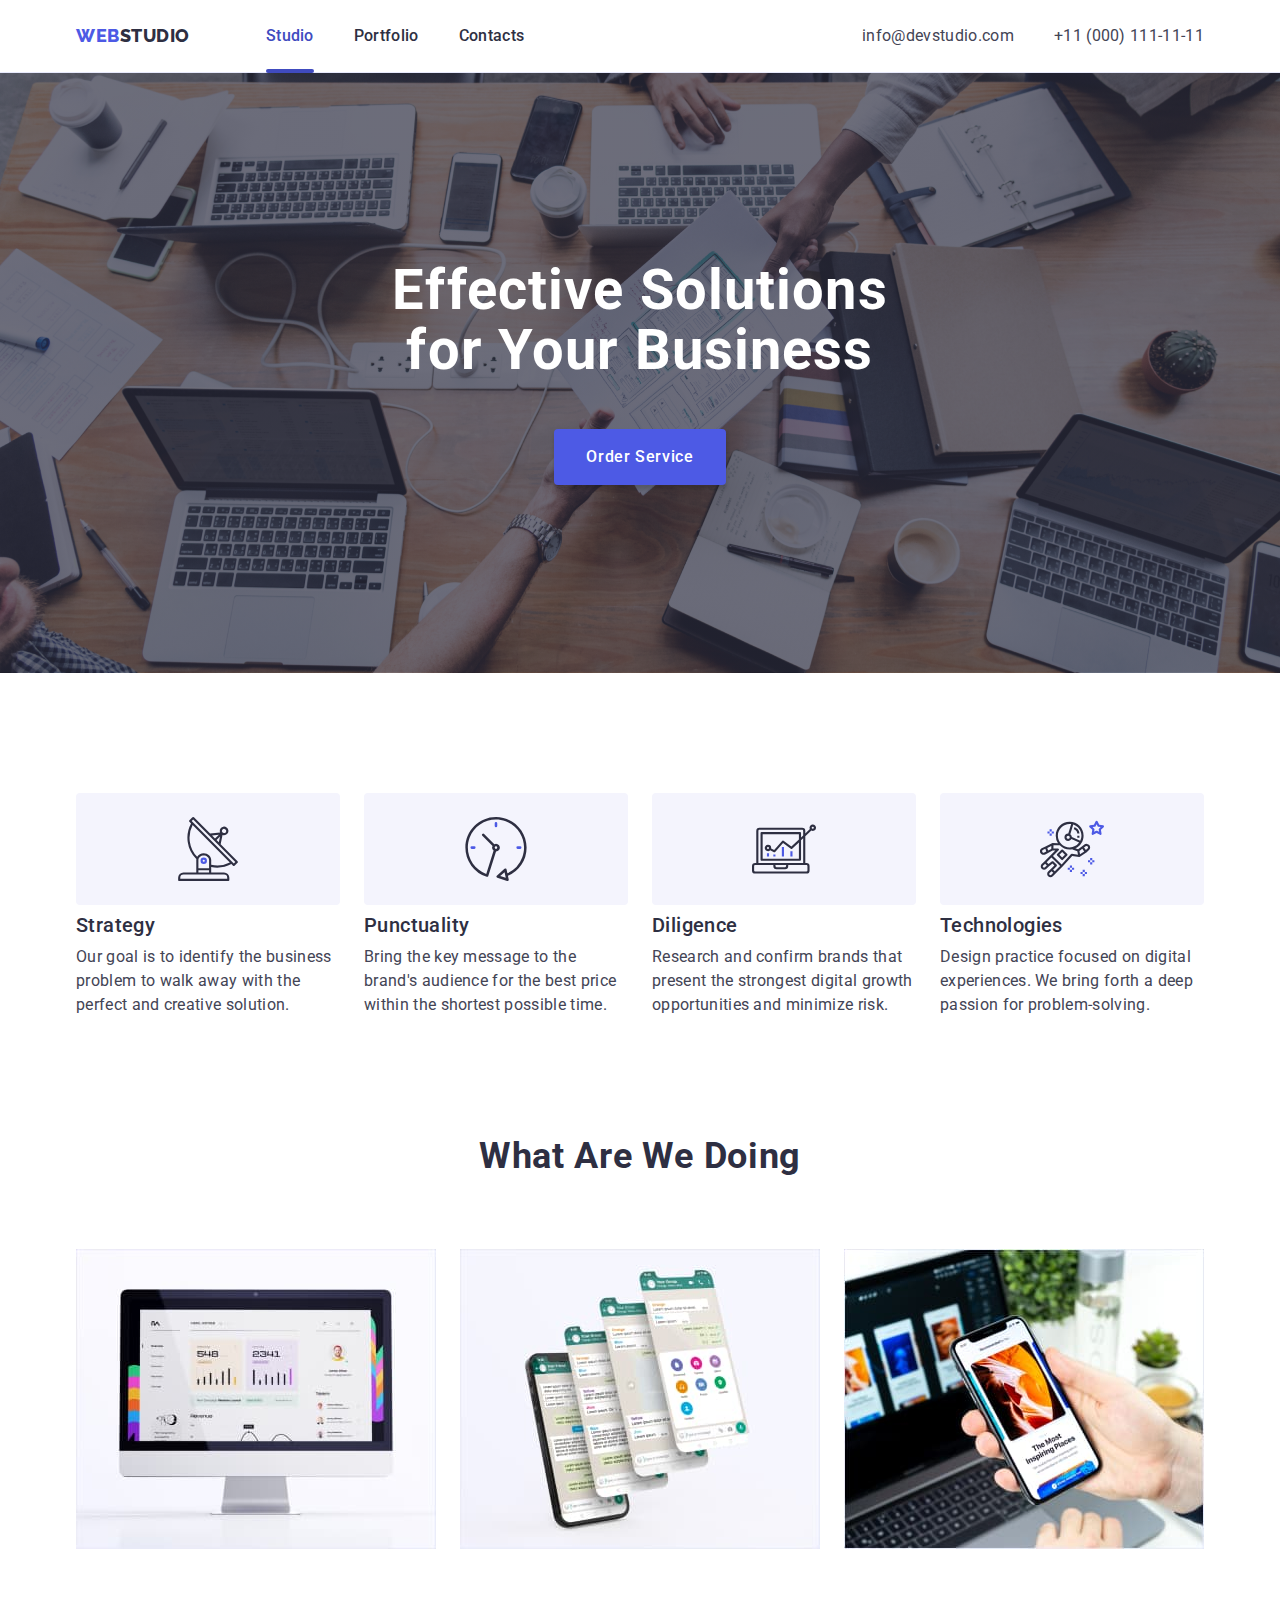
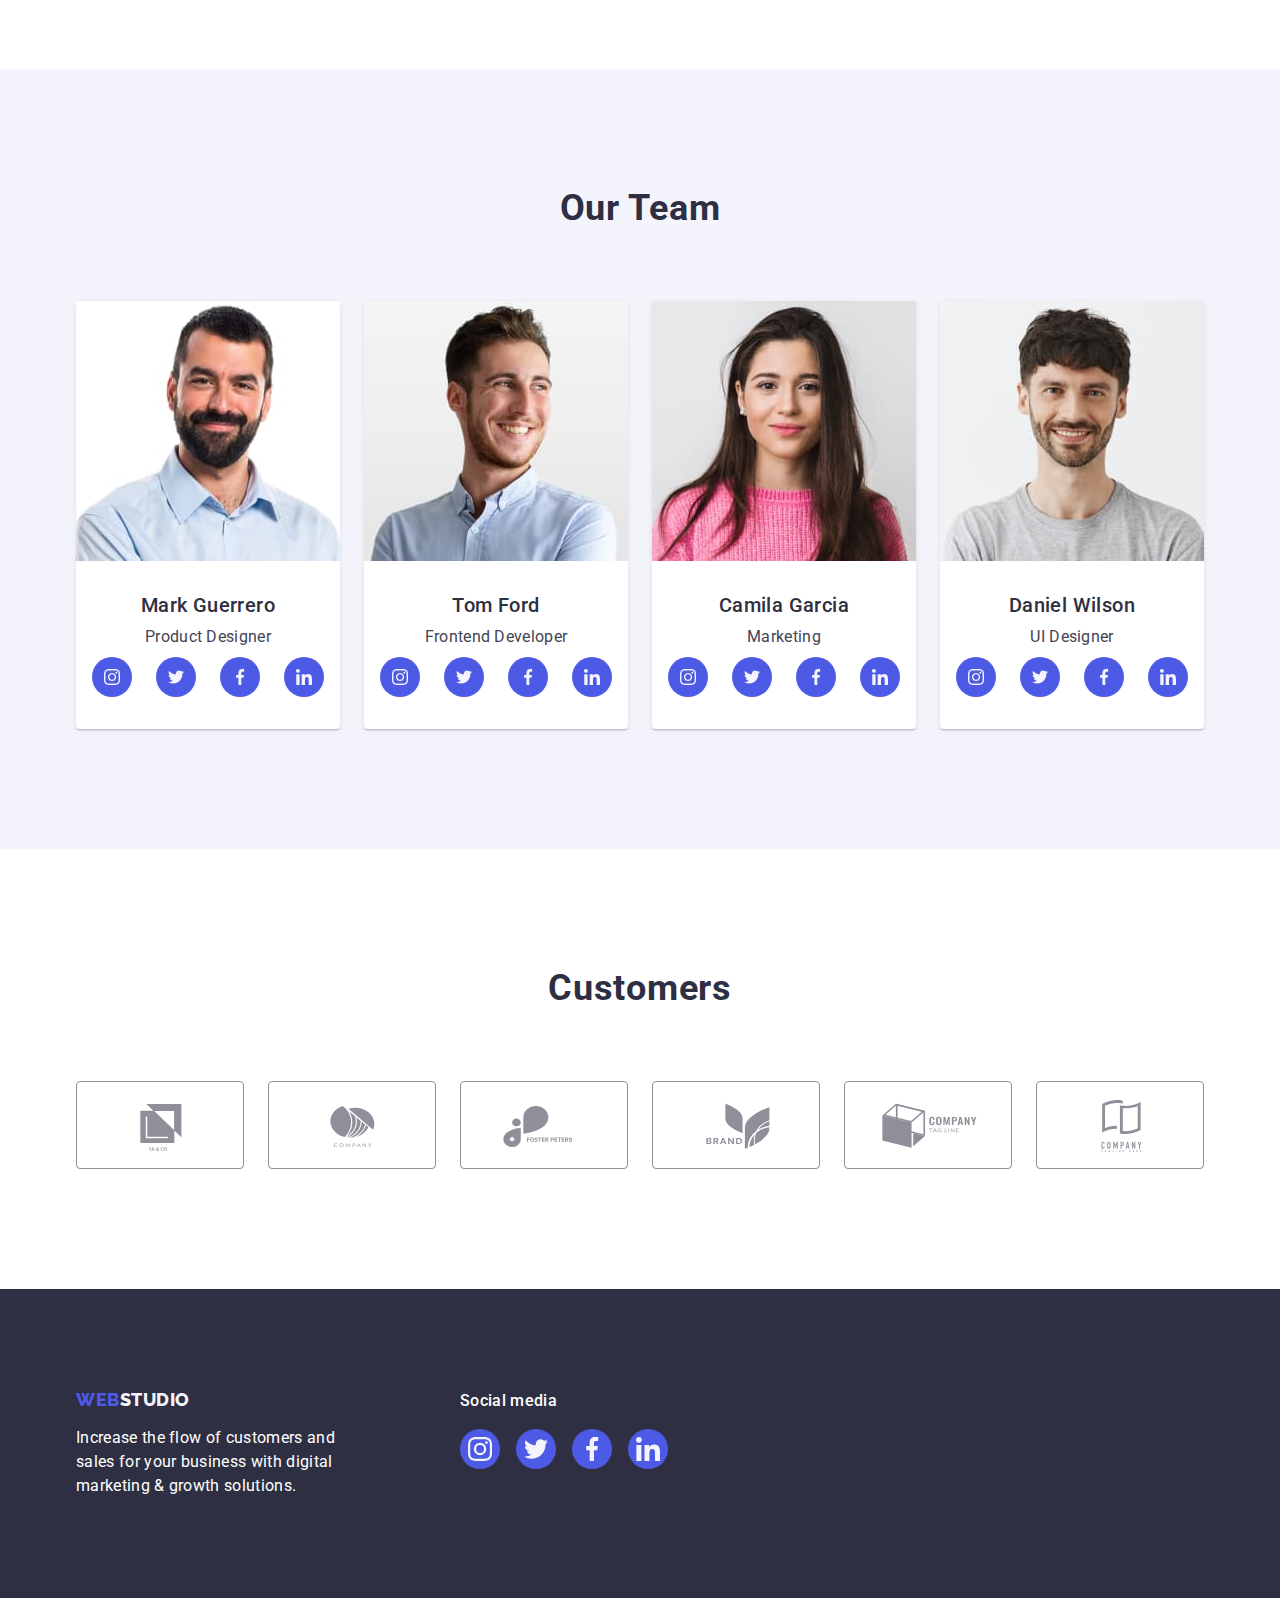
<file: index.html>
<!DOCTYPE html>
<html lang="en">
  <head>
    <meta charset="UTF-8" />
    <meta name="viewport" content="width=device-width, initial-scale=1.0" />
    <title>Web studio</title>
    <!--Normalizer-->
    <link
      rel="stylesheet"
      href="https://cdn.jsdelivr.net/npm/modern-normalize@2.0.0/modern-normalize.min.css"
    />
    <!--activation css-->
    <link rel="stylesheet" href="./css/styles.css" />
    <!--activation ralewey+roboto-->
    <link rel="preconnect" href="https://fonts.googleapis.com" />
    <link rel="preconnect" href="https://fonts.gstatic.com" crossorigin />
    <link
      href="https://fonts.googleapis.com/css2?family=Raleway:wght@800&family=Roboto:wght@400;500;700;900&display=swap"
      rel="stylesheet"
    />
  </head>
  <body>
    <header class="page-header">
      <div class="header-container container">
        <nav class="nav-adress">
          <!--logo-->
          <a class="logo link" href="./index.html"
            >Web<span class="logo-header">Studio</span></a
          >
          <!--navigation menu-->
          <ul class="header-nav-list list">
            <li>
              <a class="header-nav-menu current link" href="./index.html"
                >Studio</a
              >
            </li>
            <li>
              <a class="header-nav-menu link" href="./portfolio.html"
                >Portfolio</a
              >
            </li>
            <li><a class="header-nav-menu link" href="">Contacts</a></li>
          </ul>
        </nav>
        <address class="adress">
          <ul class="adress-list list">
            <li class="adress-item">
              <a class="adress-link link" href="mailto:info@devstudio.com"
                >info@devstudio.com</a
              >
            </li>
            <li class="adress-item">
              <a class="adress-link link" href="tel:+110001111111"
                >+11 (000) 111-11-11</a
              >
            </li>
          </ul>
        </address>
      </div>
    </header>
    <main>
      <!-- section 1 hero -->
      <section class="hero-section">
        <div class="container">
          <h1 class="hero-title">Effective Solutions for Your Business</h1>
          <button class="button" type="button" data-modal-open>
            Order Service
          </button>
        </div>
      </section>
      <!-- Section 2 goals-->
      <section class="goals">
        <div class="goals-container container">
          <h2 class="visually-hidden">Our goals</h2>
          <ul class="goals-list list">
            <li class="goals-item">
              <div class="icons">
                <svg class="goals-icons" width="64" height="64">
                  <use href="./images/icons.svg#icon-antenna"></use>
                </svg>
              </div>
              <h3 class="goals-subject">Strategy</h3>
              <p class="text-subjeckt">
                Our goal is to identify the business problem to walk away with
                the perfect and creative solution.
              </p>
            </li>
            <li class="goals-item">
              <div class="icons">
                <svg class="goals-icons" width="64" height="64">
                  <use href="./images/icons.svg#icon-clock"></use>
                </svg>
              </div>
              <h3 class="goals-subject">Punctuality</h3>
              <p class="text-subjeckt">
                Bring the key message to the brand's audience for the best price
                within the shortest possible time.
              </p>
            </li>

            <li class="goals-item">
              <div class="icons">
                <svg class="goals-icons" width="64" height="64">
                  <use href="./images/icons.svg#icon-diagram"></use>
                </svg>
              </div>
              <h3 class="goals-subject">Diligence</h3>
              <p class="text-subjeckt">
                Research and confirm brands that present the strongest digital
                growth opportunities and minimize risk.
              </p>
            </li>

            <li class="goals-item">
              <div class="icons">
                <svg class="goals-icons" width="64" height="64">
                  <use href="./images/icons.svg#icon-astronaut"></use>
                </svg>
              </div>
              <h3 class="goals-subject">Technologies</h3>
              <p class="text-subjeckt">
                Design practice focused on digital experiences. We bring forth a
                deep passion for problem-solving.
              </p>
            </li>
          </ul>
        </div>
      </section>
      <!-- Section 3-->
      <section class="advantages">
        <div class="container">
          <h2 class="headline">What are we doing</h2>
          <ul class="advantages-list list">
            <li class="advantages-list-images">
              <img
                src="./images/Section2/img1.jpg"
                alt="internet pages"
                width="360"
                height="300"
              />
            </li>
            <li class="advantages-list-images">
              <img
                src="./images/Section2/img2.jpg"
                alt="appliction"
                width="360"
                height="300"
              />
            </li>
            <li class="advantages-list-images">
              <img
                src="./images/Section2/img3.jpg"
                alt="connecting"
                width="360"
                height="300"
              />
            </li>
          </ul>
        </div>
      </section>
      <!-- Selection 4-->
      <section class="team-title">
        <div class="container team">
          <h2 class="headline">Our Team</h2>
          <ul class="team-list list">
            <li class="team-photo">
              <img
                src="./images/Section3/img.jpg"
                alt="photo of ui designer"
                width="264"
                height="260"
              />
              <div class="card-content-team">
                <h3 class="team-member">Mark Guerrero</h3>
                <p class="team-position">Product Designer</p>
                <ul class="card-list list">
                  <li class="card-items">
                    <a class="card-icons-link" href="">
                      <svg class="card-icons" width="16" height="16">
                        <use href="./images/icons.svg#icon-instagram"></use>
                      </svg>
                    </a>
                  </li>
                  <li class="card-items">
                    <a class="card-icons-link" href="">
                      <svg class="card-icons" width="16" height="16">
                        <use href="./images/icons.svg#icon-twitter"></use>
                      </svg>
                    </a>
                  </li>
                  <li class="card-items">
                    <a class="card-icons-link" href="">
                      <svg class="card-icons" width="16" height="16">
                        <use href="./images/icons.svg#icon-facebook"></use>
                      </svg>
                    </a>
                  </li>
                  <li class="card-items">
                    <a class="card-icons-link" href="">
                      <svg class="card-icons" width="16" height="16">
                        <use href="./images/icons.svg#icon-linkedin"></use>
                      </svg>
                    </a>
                  </li>
                </ul>
              </div>
            </li>
            <li class="team-photo">
              <img
                src="./images/Section3/img2.jpg"
                alt="photo of ui designer"
                width="264"
                height="260"
              />
              <div class="card-content-team">
                <h3 class="team-member">Tom Ford</h3>
                <p class="team-position">Frontend Developer</p>
                <ul class="card-list list">
                  <li class="card-items">
                    <a class="card-icons-link" href="">
                      <svg class="card-icons" width="16" height="16">
                        <use href="./images/icons.svg#icon-instagram"></use>
                      </svg>
                    </a>
                  </li>
                  <li class="card-items">
                    <a class="card-icons-link" href="">
                      <svg class="card-icons" width="16" height="16">
                        <use href="./images/icons.svg#icon-twitter"></use>
                      </svg>
                    </a>
                  </li>
                  <li class="card-items">
                    <a class="card-icons-link" href="">
                      <svg class="card-icons" width="16" height="16">
                        <use href="./images/icons.svg#icon-facebook"></use>
                      </svg>
                    </a>
                  </li>
                  <li class="card-items">
                    <a class="card-icons-link" href="">
                      <svg class="card-icons" width="16" height="16">
                        <use href="./images/icons.svg#icon-linkedin"></use>
                      </svg>
                    </a>
                  </li>
                </ul>
              </div>
            </li>
            <li class="team-photo">
              <img
                src="./images/Section3/img3.jpg"
                alt="photo of ui designer"
                width="264"
                height="260"
              />
              <div class="card-content-team">
                <h3 class="team-member">Camila Garcia</h3>
                <p class="team-position">Marketing</p>
                <ul class="card-list list">
                  <li class="card-items">
                    <a class="card-icons-link" href="">
                      <svg class="card-icons" width="16" height="16">
                        <use href="./images/icons.svg#icon-instagram"></use>
                      </svg>
                    </a>
                  </li>
                  <li class="card-items">
                    <a class="card-icons-link" href="">
                      <svg class="card-icons" width="16" height="16">
                        <use href="./images/icons.svg#icon-twitter"></use>
                      </svg>
                    </a>
                  </li>
                  <li class="card-items">
                    <a class="card-icons-link" href="">
                      <svg class="card-icons" width="16" height="16">
                        <use href="./images/icons.svg#icon-facebook"></use>
                      </svg>
                    </a>
                  </li>
                  <li class="card-items">
                    <a class="card-icons-link" href="">
                      <svg class="card-icons" width="16" height="16">
                        <use href="./images/icons.svg#icon-linkedin"></use>
                      </svg>
                    </a>
                  </li>
                </ul>
              </div>
            </li>
            <li class="team-photo">
              <img
                src="./images/Section3/img4.jpg"
                alt="photo of ui designer"
                width="264"
                height="260"
              />
              <div class="card-content-team">
                <h3 class="team-member">Daniel Wilson</h3>
                <p class="team-position">UI Designer</p>
                <ul class="card-list list">
                  <li class="card-items">
                    <a class="card-icons-link" href="">
                      <svg class="card-icons" width="16" height="16">
                        <use href="./images/icons.svg#icon-instagram"></use>
                      </svg>
                    </a>
                  </li>
                  <li class="card-items">
                    <a class="card-icons-link" href="">
                      <svg class="card-icons" width="16" height="16">
                        <use href="./images/icons.svg#icon-twitter"></use>
                      </svg>
                    </a>
                  </li>
                  <li class="card-items">
                    <a class="card-icons-link" href="">
                      <svg class="card-icons" width="16" height="16">
                        <use href="./images/icons.svg#icon-facebook"></use>
                      </svg>
                    </a>
                  </li>
                  <li class="card-items">
                    <a class="card-icons-link" href="">
                      <svg class="card-icons" width="16" height="16">
                        <use href="./images/icons.svg#icon-linkedin"></use>
                      </svg>
                    </a>
                  </li>
                </ul>
              </div>
            </li>
          </ul>
        </div>
      </section>
      <!-- section 5 -->
      <section class="customers-section">
        <div class="container">
          <h2 class="customers-title">Customers</h2>
          <ul class="customers list">
            <li class="customers-item">
              <a class="customers-icons-link" href="">
                <svg class="customers-icons" width="104" height="56">
                  <use href="./images/icons.svg#icon-Logo-6"></use>
                </svg>
              </a>
            </li>
            <li class="customers-item">
              <a class="customers-icons-link" href="">
                <svg class="customers-icons" width="104" height="56">
                  <use href="./images/icons.svg#icon-Logo-2"></use>
                </svg>
              </a>
            </li>
            <li class="customers-item">
              <a class="customers-icons-link" href="">
                <svg class="customers-icons" width="104" height="56">
                  <use href="./images/icons.svg#icon-Logo-3"></use>
                </svg>
              </a>
            </li>
            <li class="customers-item">
              <a class="customers-icons-link" href="">
                <svg class="customers-icons" width="104" height="56">
                  <use href="./images/icons.svg#icon-Logo-4"></use>
                </svg>
              </a>
            </li>
            <li class="customers-item">
              <a class="customers-icons-link" href="">
                <svg class="customers-icons" width="104" height="56">
                  <use href="./images/icons.svg#icon-Logo-5"></use>
                </svg>
              </a>
            </li>
            <li class="customers-item">
              <a class="customers-icons-link" href="">
                <svg class="customers-icons" width="104" height="56">
                  <use href="./images/icons.svg#icon-Logo-1"></use>
                </svg>
              </a>
            </li>
          </ul>
        </div>
      </section>
    </main>
    <!--footer with logof-->
    <footer class="footer">
      <div class="footer-container container">
        <div class="footer-logo-wrap">
          <a class="logo-footer-logo link" href="./index.html"
            >Web<span class="logo-footer">Studio</span></a
          >
          <p class="text-footer">
            Increase the flow of customers and sales for your business with
            digital marketing & growth solutions.
          </p>
        </div>
        <div class="footer-social">
          <p class="footer-podtitle">Social media</p>
          <ul class="footer-card-list list">
            <li class="card-items">
              <a class="icon-footer" href="">
                <svg class="card-icons" width="24" height="24">
                  <use href="./images/icons.svg#icon-instagram"></use>
                </svg>
              </a>
            </li>
            <li class="card-items">
              <a class="icon-footer" href="">
                <svg class="card-icons" width="24" height="24">
                  <use href="./images/icons.svg#icon-twitter"></use>
                </svg>
              </a>
            </li>
            <li class="card-items">
              <a class="icon-footer" href="">
                <svg class="card-icons" width="24" height="24">
                  <use href="./images/icons.svg#icon-facebook"></use>
                </svg>
              </a>
            </li>
            <li class="card-items">
              <a class="icon-footer" href="">
                <svg class="card-icons" width="24" height="24">
                  <use href="./images/icons.svg#icon-linkedin"></use>
                </svg>
              </a>
            </li>
          </ul>
        </div>
      </div>
    </footer>
    <!-- modal icon -->
    <div class="backdrop is-hidden" data-modal>
      <div class="modal">
        <button class="modal-button" type="button" data-modal-close>
          <svg class="modal-button-icon" width="8" height="8">
            <use href="./images/icons.svg#icon-close-black"></use>
          </svg>
        </button>
      </div>
    </div>

    <script src="./js/modal.js"></script>
  </body>
</html>
</file>
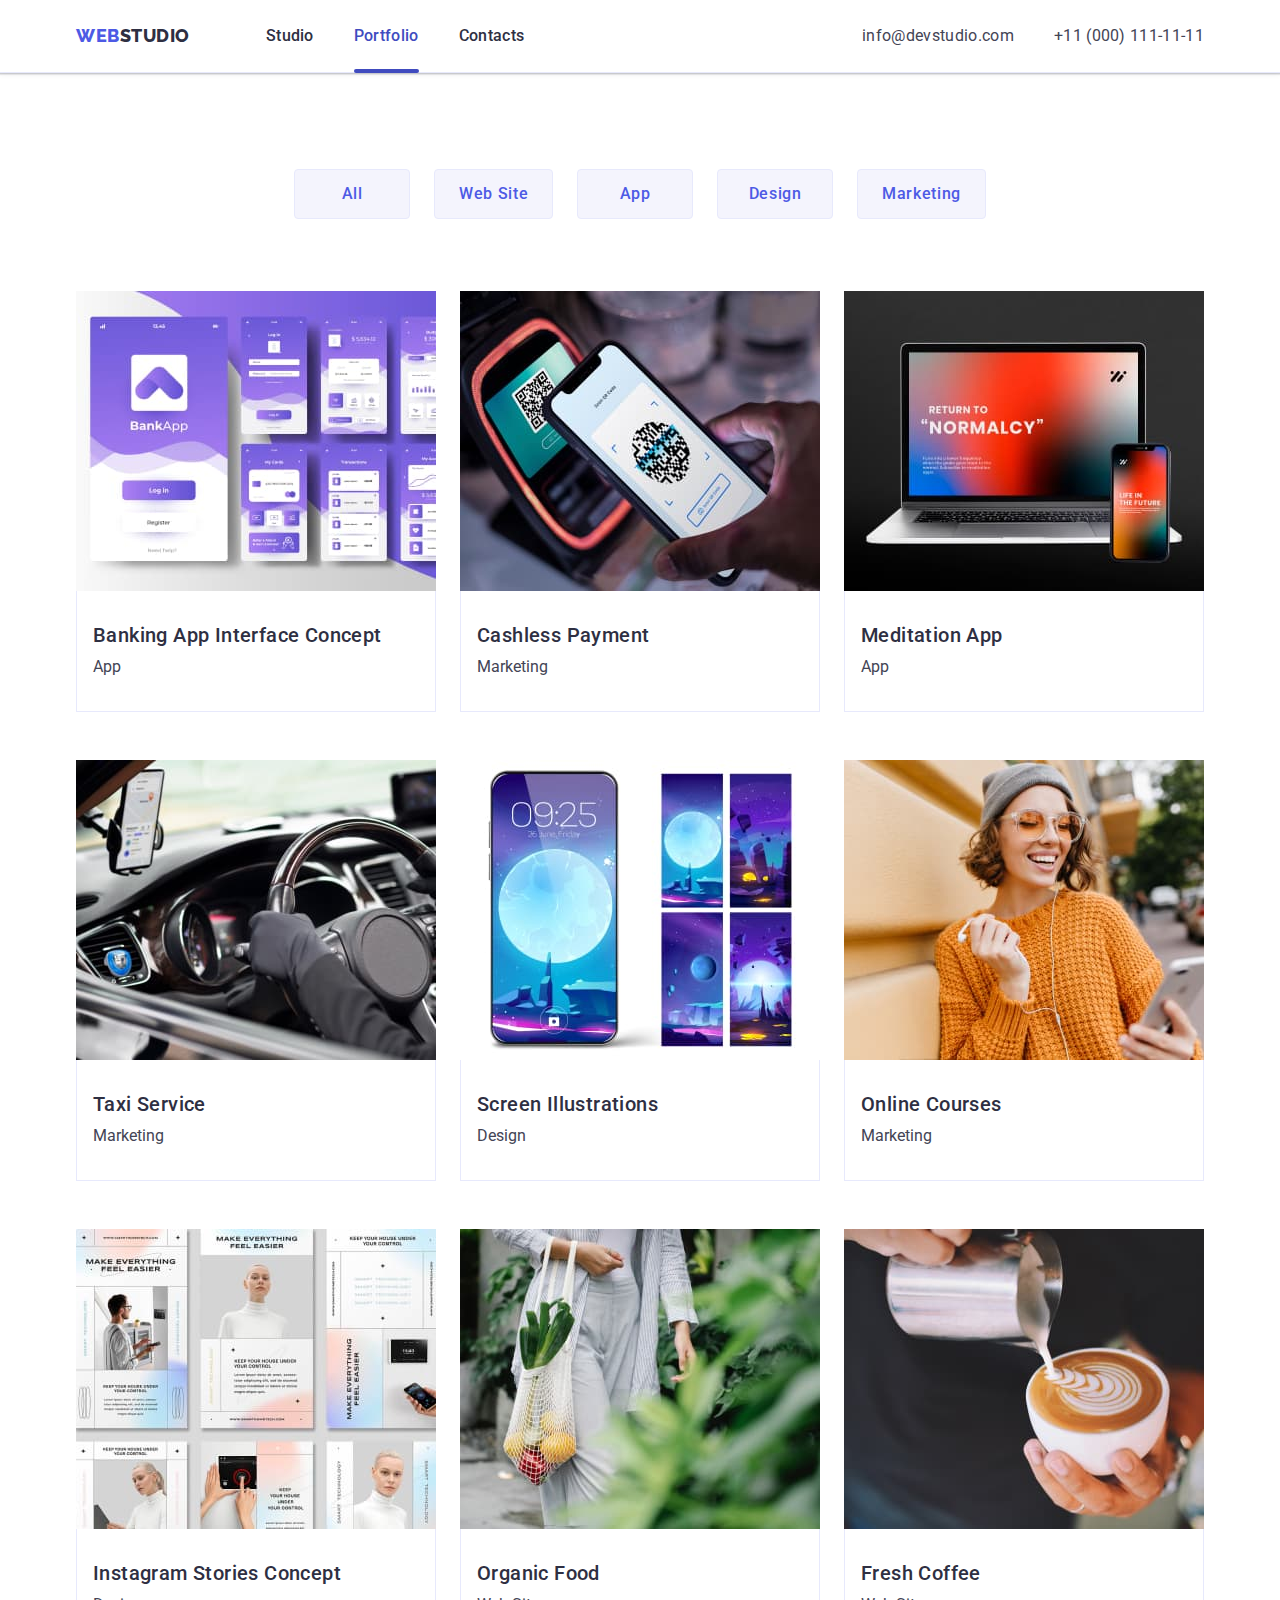
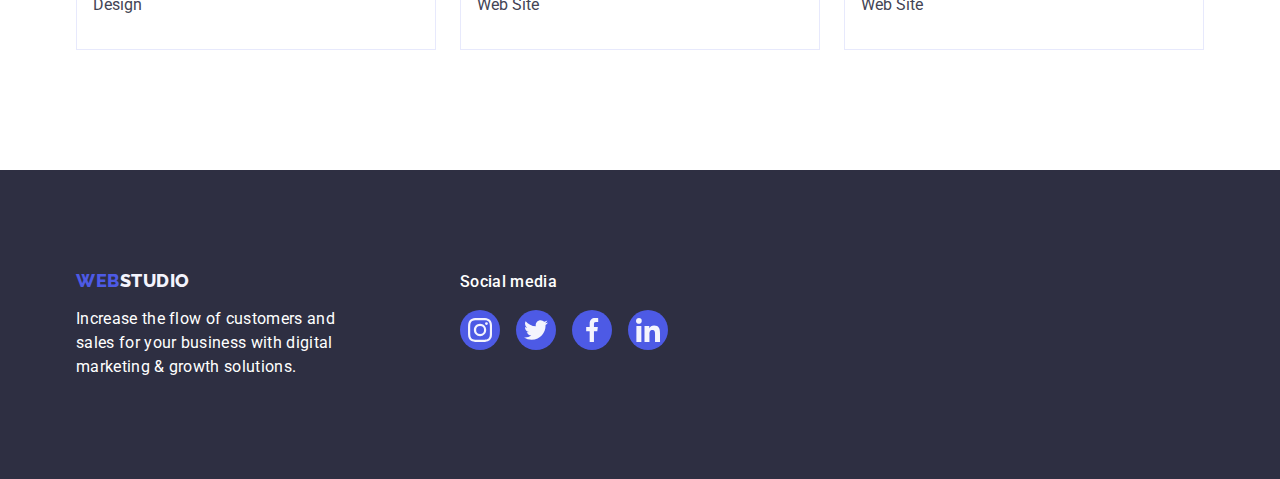
<file: portfolio.html>
<!DOCTYPE html>
<html lang="en">
  <head>
    <meta charset="UTF-8" />
    <meta name="viewport" content="width=device-width, initial-scale=1.0" />
    <title>Web studio</title>
    <!--Normalizer-->
    <link
      rel="stylesheet"
      href="https://cdn.jsdelivr.net/npm/modern-normalize@2.0.0/modern-normalize.min.css"
    />
    <!--activation css-->
    <link rel="stylesheet" href="./css/styles.css" />
    <!--activation ralewey+roboto-->
    <link rel="preconnect" href="https://fonts.googleapis.com" />
    <link rel="preconnect" href="https://fonts.gstatic.com" crossorigin />
    <link
      href="https://fonts.googleapis.com/css2?family=Raleway:wght@800&family=Roboto:wght@400;500;700;900&display=swap"
      rel="stylesheet"
    />
  </head>
  <body>
    <header class="page-header">
      <div class="header-container container">
        <nav class="nav-adress">
          <!--logo-->
          <a class="logo link" href="./index.html"
            >Web<span class="logo-header">Studio</span></a
          >
          <ul class="header-nav-list list">
            <!--navigation menu-->
            <li>
              <a class="header-nav-menu link" href="./index.html">Studio</a>
            </li>
            <li>
              <a class="header-nav-menu current link" href="./portfolio.html"
                >Portfolio</a
              >
            </li>
            <li><a class="header-nav-menu link" href="">Contacts</a></li>
          </ul>
        </nav>
        <address class="adress">
          <ul class="adress-list list">
            <li>
              <a class="adress-link link" href="mailto:info@devstudio.com"
                >info@devstudio.com</a
              >
            </li>
            <li>
              <a class="adress-link link" href="tel:+110001111111"
                >+11 (000) 111-11-11</a
              >
            </li>
          </ul>
        </address>
      </div>
    </header>
    <main>
      <section class="portfoio-section">
        <div class="container card">
          <h1 class="visually-hidden">item navigation</h1>
          <ul class="nav-button-list list">
            <!--button navigation-->
            <li class="button-item">
              
              <button class="button-filters" type="button">All</button>
            </li>

            <li class="button-item">
              
              <button class="button-filters" type="button">Web Site</button>
            </li>

            <li class="button-item">
              
              <button class="button-filters" type="button">App</button>
            </li>
            <li class="button-item">
              
              <button class="button-filters" type="button">Design</button>
            </li>
            <li class="button-item">
              
              <button class="button-filters" type="button">Marketing</button>
            </li>
          </ul>

          <ul class="portfolio-list list">
            <li class="portfolio-picture">
              <a class="portfolio link" href="">
                <div class="portfolio-top-wrap">
                  <img
                    src="./images/ProjectCard1/img1.jpg"
                    alt="photo of banking app"
                    width="360"
                    height="300"
                  />
                  <p class="portfolio-top-text">
                    14 Stylish and User-Friendly App Design Concepts · Task
                    Manager App · Calorie Tracker App · Exotic Fruit Ecommerce
                    App · Cloud Storage App
                  </p>
                </div>

                <div class="card-content">
                  <h2 class="portfolio-caption">
                    Banking App Interface Concept
                  </h2>
                  <p class="portfolio-subtitle">App</p>
                </div></a
              >
            </li>
            <li class="portfolio-picture">
              <a class="portfolio link" href="">
                <div class="portfolio-top-wrap">
                  <img
                    src="./images/ProjectCard1/img2.jpg"
                    alt="photo of telefon payment"
                    width="360"
                    height="300"
                  />
                  <p class="portfolio-top-text">
                    14 Stylish and User-Friendly App Design Concepts · Task
                    Manager App · Calorie Tracker App · Exotic Fruit Ecommerce
                    App · Cloud Storage App
                  </p>
                </div>
                <div class="card-content">
                  <h2 class="portfolio-caption">Cashless Payment</h2>
                  <p class="portfolio-subtitle">Marketing</p>
                </div></a
              >
            </li>
            <li class="portfolio-picture">
              <a class="portfolio link" href="">
                <div class="portfolio-top-wrap">
                  <img
                    src="./images/ProjectCard1/img3.jpg"
                    alt="photo of meditation app"
                    width="360"
                    height="300"
                  />
                  <p class="portfolio-top-text">
                    14 Stylish and User-Friendly App Design Concepts · Task
                    Manager App · Calorie Tracker App · Exotic Fruit Ecommerce
                    App · Cloud Storage App
                  </p>
                </div>
                <div class="card-content">
                  <h2 class="portfolio-caption">Meditation App</h2>
                  <p class="portfolio-subtitle">App</p>
                </div></a
              >
            </li>
            <li class="portfolio-picture">
              <a class="portfolio link" href="">
                <div class="portfolio-top-wrap">
                  <img
                    src="./images/ProjectCard2/img1.jpg"
                    alt="photo of taxi service"
                    width="360"
                    height="300"
                  />
                  <p class="portfolio-top-text">
                    14 Stylish and User-Friendly App Design Concepts · Task
                    Manager App · Calorie Tracker App · Exotic Fruit Ecommerce
                    App · Cloud Storage App
                  </p>
                </div>
                <div class="card-content">
                  <h2 class="portfolio-caption">Taxi Service</h2>
                  <p class="portfolio-subtitle">Marketing</p>
                </div></a
              >
            </li>
            <li class="portfolio-picture">
              <a class="portfolio link" href="">
                <div class="portfolio-top-wrap">
                  <img
                    src="./images/ProjectCard2/img2.jpg"
                    alt="photo of telephone's screen"
                    width="360"
                    height="300"
                  />
                  <p class="portfolio-top-text">
                    14 Stylish and User-Friendly App Design Concepts · Task
                    Manager App · Calorie Tracker App · Exotic Fruit Ecommerce
                    App · Cloud Storage App
                  </p>
                </div>
                <div class="card-content">
                  <h2 class="portfolio-caption">Screen Illustrations</h2>
                  <p class="portfolio-subtitle">Design</p>
                </div></a
              >
            </li>
            <li class="portfolio-picture">
              <a class="portfolio link" href="">
                <div class="portfolio-top-wrap">
                  <img
                    src="./images/ProjectCard2/img3.jpg"
                    alt="photo of meditation app"
                    width="360"
                    height="300"
                  />
                  <p class="portfolio-top-text">
                    14 Stylish and User-Friendly App Design Concepts · Task
                    Manager App · Calorie Tracker App · Exotic Fruit Ecommerce
                    App · Cloud Storage App
                  </p>
                </div>
                <div class="card-content">
                  <h2 class="portfolio-caption">Online Courses</h2>
                  <p class="portfolio-subtitle">Marketing</p>
                </div></a
              >
            </li>
            <li class="portfolio-picture">
              <a class="portfolio link" href="">
                <div class="portfolio-top-wrap">
                  <img
                    src="./images/ProjectCard3/img1.jpg"
                    alt="photo of instagram content"
                    width="360"
                    height="300"
                  />
                  <p class="portfolio-top-text">
                    14 Stylish and User-Friendly App Design Concepts · Task
                    Manager App · Calorie Tracker App · Exotic Fruit Ecommerce
                    App · Cloud Storage App
                  </p>
                </div>
                <div class="card-content">
                  <h2 class="portfolio-caption">Instagram Stories Concept</h2>
                  <p class="portfolio-subtitle">Design</p>
                </div></a
              >
            </li>
            <li class="portfolio-picture">
              <a class="portfolio link" href="">
                <div class="portfolio-top-wrap">
                  <img
                    src="./images/ProjectCard3/img2.jpg"
                    alt="photo of organic food"
                    width="360"
                    height="300"
                  />
                  <p class="portfolio-top-text">
                    14 Stylish and User-Friendly App Design Concepts · Task
                    Manager App · Calorie Tracker App · Exotic Fruit Ecommerce
                    App · Cloud Storage App
                  </p>
                </div>
                <div class="card-content">
                  <h2 class="portfolio-caption">Organic Food</h2>
                  <p class="portfolio-subtitle">Web Site</p>
                </div></a
              >
            </li>
            <li class="portfolio-picture">
              <a class="portfolio link" href="">
                <div class="portfolio-top-wrap">
                  <img
                    src="./images/ProjectCard3/img3.jpg"
                    alt="photo of cofe"
                    width="360"
                    height="300"
                  />
                  <p class="portfolio-top-text">
                    14 Stylish and User-Friendly App Design Concepts · Task
                    Manager App · Calorie Tracker App · Exotic Fruit Ecommerce
                    App · Cloud Storage App
                  </p>
                </div>
                <div class="card-content">
                  <h2 class="portfolio-caption">Fresh Coffee</h2>
                  <p class="portfolio-subtitle">Web Site</p>
                </div></a
              >
            </li>
          </ul>
        </div>
      </section>
    </main>
    <footer class="footer">
      <div class="footer-container container">
        <div class="footer-logo-wrap">
          <a class="logo-footer-logo link" href="./index.html"
            >Web<span class="logo-footer">Studio</span></a
          >
          <p class="text-footer">
            Increase the flow of customers and sales for your business with
            digital marketing & growth solutions.
          </p>
        </div>
        <div class="footer-social">
          <p class="footer-podtitle">Social media</p>
          <ul class="footer-card-list list">
            <li class="card-items">
              <a class="icon-footer" href="">
                <svg class="card-icons" width="24" height="24">
                  <use href="./images/icons.svg#icon-instagram"></use>
                </svg>
              </a>
            </li>
            <li class="card-items">
              <a class="icon-footer" href="">
                <svg class="card-icons" width="24" height="24">
                  <use href="./images/icons.svg#icon-twitter"></use>
                </svg>
              </a>
            </li>
            <li class="card-items">
              <a class="icon-footer" href="">
                <svg class="card-icons" width="24" height="24">
                  <use href="./images/icons.svg#icon-facebook"></use>
                </svg>
              </a>
            </li>
            <li class="card-items">
              <a class="icon-footer" href="">
                <svg class="card-icons" width="24" height="24">
                  <use href="./images/icons.svg#icon-linkedin"></use>
                </svg>
              </a>
            </li>
          </ul>
        </div>
      </div>
    </footer>
    <script src="./js/modal.js"></script>
  </body>
</html>
</file>
<file: css/styles.css>
html {
  box-sizing: border-box;
}


img {
  display: block;
}

:root {
  --main-text-style: Roboto, sans-serif;
  --main-color: #434455;
  --main-background-color: #ffffff;
  --white-color: #ffffff;
}

body {
  background-color: var(--main-background-color);
  font-family: Roboto, sans-serif;
  color: #434455;
  font-style: normal;
}
p,
h1,
h2,
h3,
h4,
h5,
h6,
ul,
ol {
  padding: 0;
  margin: 0;
}

.list {
  list-style: none;
}
.link {
  list-style: none;
  text-decoration: none;
}
.link .adinfo:hover,
.link .adinfo:focus {
  color: #404bbf;
}


.page-header {
  border-bottom: 1px solid #e7e9fc;
  box-shadow: 0px 2px 1px rgba(46, 47, 66, 0.08),
    0px 1px 1px rgba(46, 47, 66, 0.16), 0px 1px 6px rgba(46, 47, 66, 0.08);
}
.container {
  width: 1158px;
  padding-left: 15px;
  padding-right: 15px;
  margin-right: auto;
  margin-left: auto;
}
.header-container {
  
  display: flex;
  flex-direction: row;
  align-items: center;
  justify-content: space-between;
}
.nav-adress {
  display: flex;
  align-items: center;

}
.logo {
  font-family: Raleway, sans-serif;
  font-weight: 800;
  font-size: 18px;
  display: inline-block;
  line-height: 1.17;
  letter-spacing: 0.03em;
  text-transform: uppercase;
  color: #4D5AE5;
  margin-right: 76px;
}
.logo-footer-logo {
  font-family: Raleway, sans-serif;
  font-weight: 800;
  font-size: 18px;
  display: inline-block;
  line-height: 1.17;
  letter-spacing: 0.03em;
  text-transform: uppercase;
  color: #4d5ae5;
  display: inline-block;
}
.logo-header {
  letter-spacing: 0.03em;
  color: #2e2f42;
}

.header-nav-list {
  display: flex;
  gap: 40px;
}

.header-nav-menu.current::after {
  background-color: #404bbf;
}
.header-nav-menu.current {
  color: #404bbf;
}
.header-nav-menu {
  font-weight: 500;
  font-size: 16px;
  line-height: 1.5;
  letter-spacing: 0.02em;
  color: #2e2f42;
  display: inline-block;
  padding-top: 24px;
  padding-bottom: 24px;
  position: relative;
  transition: color 250ms cubic-bezier(0.4, 0, 0.2, 1);
}

.header-nav-menu:hover,
.header-nav-menu:focus {
  color: #404bbf;
}
.header-nav-menu::after {
  content: "";
  position: absolute;
  left: 0;
  bottom: -1px;
  display: block;
  width: 100%;
  height: 4px;
  border-radius: 2px;
}

.adress {
  font-style: normal;
}
.adress-list {
  display: flex;
  gap: 40px;
}

.adress-link {
  font-size: 16px;
  line-height: 1.5;
  letter-spacing: 0.02em;
  color: #434455;
  transition: color 250ms cubic-bezier(0.4, 0, 0.2, 1);;
}
.adress-link:hover,
.adress-link:focus {
  color: #404bbf;
}

.hero-section {
  background-color: #2e2f42;
  padding: 188px 0;
  background-image: linear-gradient(rgba(46, 47, 66, 0.7), rgba(46, 47, 66, 0.7)), url(../images/img-name.jpg);
  background-size: cover;
  margin: 0 auto;
  max-width: 1440px;
  background-repeat: no-repeat;
  background-position: center;
}

.hero-title {
  font-size: 56px;
  font-weight: 700;
  line-height: 1.07;
  letter-spacing: 0.02em;
  text-align: center;
  color: #ffffff;
  max-width: 496px;
  margin: 0 auto;
  margin-bottom: 48px;
}

.button {
  min-width: 169px;
  background-color: #4d5ae5;
  color: #ffffff;
  font-weight: 500;
  line-height: 1.5;
  letter-spacing: 0.04em;
  padding: 16px 32px;
  border-radius: 4px;
  box-shadow: 0px 4px 4px 0px rgba(0, 0, 0, 0.15);
  height: 56px;
  border: none;
  cursor: pointer;
  display: block;
  margin-right: auto;
  margin-left: auto;
  transition: background-color 250ms cubic-bezier(0.4, 0, 0.2, 1);
}

.button:hover,
.button:focus {
  background-color: #404bbf;
}

.goals {
  padding: 120px 0px;
  align-content: space-around;
  flex-wrap: wrap;
  flex-direction: column;
}
.goals-icons {
  width: 64px;
  height: 64px;
}
.icons {
  display: flex;
  border: #f4f4fd;
  width: 264px;
  height: 112px;
  flex-shrink: 0;
  border-radius: 4px;
  margin-bottom: 8px;
  justify-content: center;
  align-items: center;
  background-color: #f4f4fd;
}
.visually-hidden {
  position: absolute;
  width: 1px;
  height: 1px;
  margin: -1px;
  border: 0;
  padding: 0;
  white-space: nowrap;
  clip-path: inset(100%);
  clip: rect(0 0 0 0);
  overflow: hidden;
}
.goals-title {
  font-weight: 500;
  font-size: 20px;
  line-height: 1.2;
  letter-spacing: 0.02em;
  color: #2e2f42;
  padding-top: 120px;
}

.goals-list {
  display: flex;
  gap: 24px;
}


.goals-item {
  display: block;
  width: calc((100% - 72px) / 4);
}

.goals-subject {
  font-weight: 500;
  font-size: 20px;
  line-height: 1.2;
  letter-spacing: 0.02em;
  color: #2e2f42;
  margin-bottom: 8px;
}
.text-subjeckt {
  font-size: 16px;
  line-height: 1.5;
  letter-spacing: 0.02em;
  color: #434455;
}

.advantages {
  padding-bottom: 120px;
}
.advantages-list {
  display: flex;
  gap: 24px;
}
.advantages-list-images {
  width: calc((100% - 48px) / 3);
}
.headline {
  font-size: 36px;
  line-height: 1.11;
  text-align: center;
  letter-spacing: 0.02em;
  text-transform: capitalize;
  color: #2e2f42;
  margin-bottom: 72px;
}


.team-title {
  background-color: #f4f4fd;
  padding: 120px 0;
}
.team-list {
  display: flex;
  justify-content: center;
  gap: 24px;
  flex-wrap: wrap; 
}
.team-photo {
  width: calc((100% - 72px) / 4);
  background-color: #ffffff;
  border-radius: 0px 0px 4px 4px;
  box-shadow: 0px 2px 1px 0px rgba(46, 47, 66, 0.08),
    0px 1px 1px 0px rgba(46, 47, 66, 0.16),
    0px 1px 6px 0px rgba(46, 47, 66, 0.08);
}
.team-member {
  font-weight: 500;
  font-size: 20px;
  line-height: 1.2;
  letter-spacing: 0.02em;
  color: #2e2f42;
  text-align: center;
  margin-bottom: 8px;
}
.team-position {
  font-size: 16px;
  line-height: 1.5;
  letter-spacing: 0.02em;
  color: #434455;
  text-align: center;
  margin-bottom: 8px;
}
.card-content-team {
  display: flex;
  flex-direction: column;
  justify-content: center;
  align-items: center;
  padding: 32px 0;
}
.card-content {
  padding: 32px 16px;
  border: 1px solid #e7e9fc;
  border-top: none;
}
.card-icons {
  display: flex;
  fill: #f4f4fd;
}
.card-icons-link {
  width: 100%;
  height: 100%;
  background-color: #4d5ae5;
  transition: background-color 250ms cubic-bezier(0.4, 0, 0.2, 1);
  border-radius: 50%;
  display: flex;
  align-items: center;
  justify-content: center;
  fill: #f4f4fd;
}
.card-icons-link:hover,
.card-icons-link:focus {
  background-color: #404bbf;
}
.card-list {
  justify-content: center;
  display: flex;
  gap: 24px;
}
.card-items {
  justify-content: center;
  width: 40px;
  height: 40px;
  transition: background-color 250ms cubic-bezier(0.4, 0, 0.2, 1);
}
.customers-icons {
  fill: currentColor;
}

.customers-section {
  padding-top: 120px;
  padding-bottom: 120px;
}
.customers-icons-link {
  display: block;
  transition: border-color 250ms cubic-bezier(0.4, 0, 0.2, 1),
    color 250ms cubic-bezier(0.4, 0, 0.2, 1);
} 

.customers-icons:hover,
.costomers-icons:focus {
  fill: #404bbf;
  border-color: #404bbf;
}


.team-card-link {
  display: flex;
}

.customers {
  background-color: #fff;
  display: flex;
  gap: 24px;
  justify-content: center;
}
.customers {
  transition: border-color 250ms cubic-bezier(0.4, 0, 0.2, 1),
    color 250ms cubic-bezier(0.4, 0, 0.2, 1);
}
.customers-item {
  width: calc((100% - 120px) / 6);
  height: 88px;
}
.customers-icons {
  fill: currentColor;
}
.customers-icons-link {
  color: #8e8f99;
  display: flex;
  border-radius: 4px;
  border: 1px solid #8e8f99;
  width: 100%;
  height: 100%;
  align-items: center;
  justify-content: center;
  fill: currentColor; 
}
.customers-icons-link:hover, 
.customers-icons-link:focus {
  border-color: #404bbf;
  color: #404bbf;

}
.customers-list {
  display: flex;
  gap: 24px;
}

.customers-title {
  color: #2e2f42;
  text-align: center;
  font-family: Roboto;
  font-size: 36px;
  
  line-height: 1.11;
  letter-spacing: 0.72px;

  margin-bottom: 72px;
}

.nav-button-list {
  display: flex;
  gap: 24px;
  justify-content: center;
  margin-bottom: 72px;
}
.button-item {
  max-width: 360px;
  transition: color 250ms cubic-bezier(0.4, 0, 0.2, 1),
    background-color 250ms cubic-bezier(0.4, 0, 0.2, 1),
    border-color 250ms cubic-bezier(0.4, 0, 0.2, 1),
    box-shadow 250ms cubic-bezier(0.4, 0, 0.2, 1);
}


.logo-footer {
  color: #f4f4fd;
  display: inline-block;
  margin-bottom: 16px;
}
.logo-link {
  display: inline-block;
  margin-bottom: 16px;
}

.button-filters {
  font-family: Roboto, sans-serif;
  font-size: 16px;
  cursor: pointer;
  min-width: 116px;
  text-align: center;
  color: #4d5ae5;
  background-color: #f4f4fd;
  font-weight: 500;
  line-height: 1.5;
  letter-spacing: 0.04em;
  padding: 12px 24px;
  border: 1px solid#E7E9FC;
  border-radius: 4px;
  transition: color 250ms cubic-bezier(0.4, 0, 0.2, 1),
    background-color 250ms cubic-bezier(0.4, 0, 0.2, 1),
    border-color 250ms cubic-bezier(0.4, 0, 0.2, 1),
    box-shadow 250ms cubic-bezier(0.4, 0, 0.2, 1);
}

.button-filters:hover,
.button-filters:focus {
  color: #ffffff;
  background-color: #404bbf;
  border: 1px solid transparent;
  box-shadow: 0px 3px 1px rgba(0, 0, 0, 0.1),
    0px 2px 1px rgba(0, 0, 0, 0.08),
    0px 2px 2px rgba(0, 0, 0, 0.12);
}


.portfoio-section {
  padding: 96px 0 120px 0;
}

.portfolio-list {
  display: flex;
  flex-wrap: wrap;
  row-gap: 48px;
  column-gap: 24px;
}
.portfolio {
  display: block;
  transition: box-shadow 250ms cubic-bezier(0.4, 0, 0.2, 1);
}
.portfolio:focus,
.portfolio:hover {
  box-shadow: 0px 1px 6px rgba(46, 47, 66, 0.08),
    0px 1px 1px rgba(46, 47, 66, 0.16),
    0px 2px 1px rgba(46, 47, 66, 0.08);
}

.portfolio-caption {
  font-weight: 500;
  font-size: 20px;
  line-height: 1.2;
  letter-spacing: 0.02em;
  color: #2e2f42;
  text-align: left;
  justify-content: flex-start;
  margin-bottom: 8px;
}

.portfolio:hover .portfolio-top-text,
.portfolio:focus .portfolio-top-text {
  transform: translateY(0);
}

.portfolio-top-text {
  position: absolute;
  top: 0;
  height: 100%;
  color: #F4F4FD;
  font-size: 16px;
  background-color: #4D5AE5;
  line-height: 24px;
  padding: 40px 32px;
  transform: translateY(100%);
  transition: transform 250ms cubic-bezier(0.4, 0, 0.2, 1);;
  overflow: auto;
  letter-spacing: 0.02em;
}
.portfolio-top-wrap {
  position: relative;
  overflow: hidden;
}

.footer-podtitle {
  font-size: 16px;
  font-weight: 500;
  line-height: 24px;
  letter-spacing: 0.32px;
  color: #FFFFFF;
  margin-bottom: 16px;
}
.footer-container {
  display: flex;
  /* gap: 120px; */
  align-items: baseline;
}

.icon-footer {
  width: 100%;
  height: 100%;
  background-color: #4d5ae5;
  border-radius: 50%;
  display: flex;
  align-items: center;
  justify-content: center;
  fill: #fff;
  transition: background-color 250ms cubic-bezier(0.4, 0, 0.2, 1);
}
.icon-footer:hover,
.icon-footer:focus {
  background-color: #31d0aa;
}
.footer-card-list {
  display: flex;
  gap: 16px;
}

.footer {
  background-color: #2e2f42;
  color: #e7e9fc;
  padding: 100px 0;
}
.text-footer {
  font-family: Roboto, sans-serif;
  line-height: 1.5;
  color: #ffffff;
  letter-spacing: 0.02em;
  width: 264px;
}
.footer-logo-wrap {
  margin-right: 120px;
}

.portfolio-subtitle {
  color: #434455;
  line-height: 1.5;
  letter-spacing: 0, 02em;
  text-align: left;
  justify-content: flex-start;
}

/* Modal icon */
.backdrop {
  position: fixed;
  top: 0;
  left: 0;
  width: 100%;
  height: 100%;
  min-height: 584px;
  background-color: rgba(46, 47, 66, 0.4);
  transition: opacity 250ms cubic-bezier(0.4, 0, 0.2, 1),
    visibility 250ms cubic-bezier(0.4, 0, 0.2, 1);
}

.modal {
  position: absolute;
  width: 408px;
  min-height: 584px;
  background-color: #fcfcfc;
  top: 50%;
  left: 50%;
  transform: translate(-50%, -50%);
  padding: 15px;
  box-shadow: 0px 1px 1px rgba(0, 0, 0, 0.14), 0px 1px 3px rgba(0, 0, 0, 0.12),
    0px 2px 1px rgba(0, 0, 0, 0.2);
  border-radius: 4px;
  transition: transform 250ms cubic-bezier(0.4, 0, 0.2, 1);
}
.modal-button {
  position: absolute;
  top: 24px;
  right: 24px;
  width: 24px;
  height: 24px;
  border-radius: 50%;
  display: flex;
  align-items: center;
  justify-content: center;
  background-color: #e7e9fc;
  border: 1px solid rgba(0, 0, 0, 0.1);
  padding: 0;
  cursor: pointer;
  transition: background-color 250ms cubic-bezier(0.4, 0, 0.2, 1),
  border 250ms cubic-bezier(0.4, 0, 0.2, 1);
}
.modal-button:hover,
.modal-button:focus {
  background-color: #404bbf;
  border: none;
  fill: #fff;
}
.is-hidden {
   visibility: hidden;
    opacity: 0;
    pointer-events: none;
}
.modal-button-icon {
  transition: fill 250ms cubic-bezier(0.4, 0, 0.2, 1);
}
</file>
